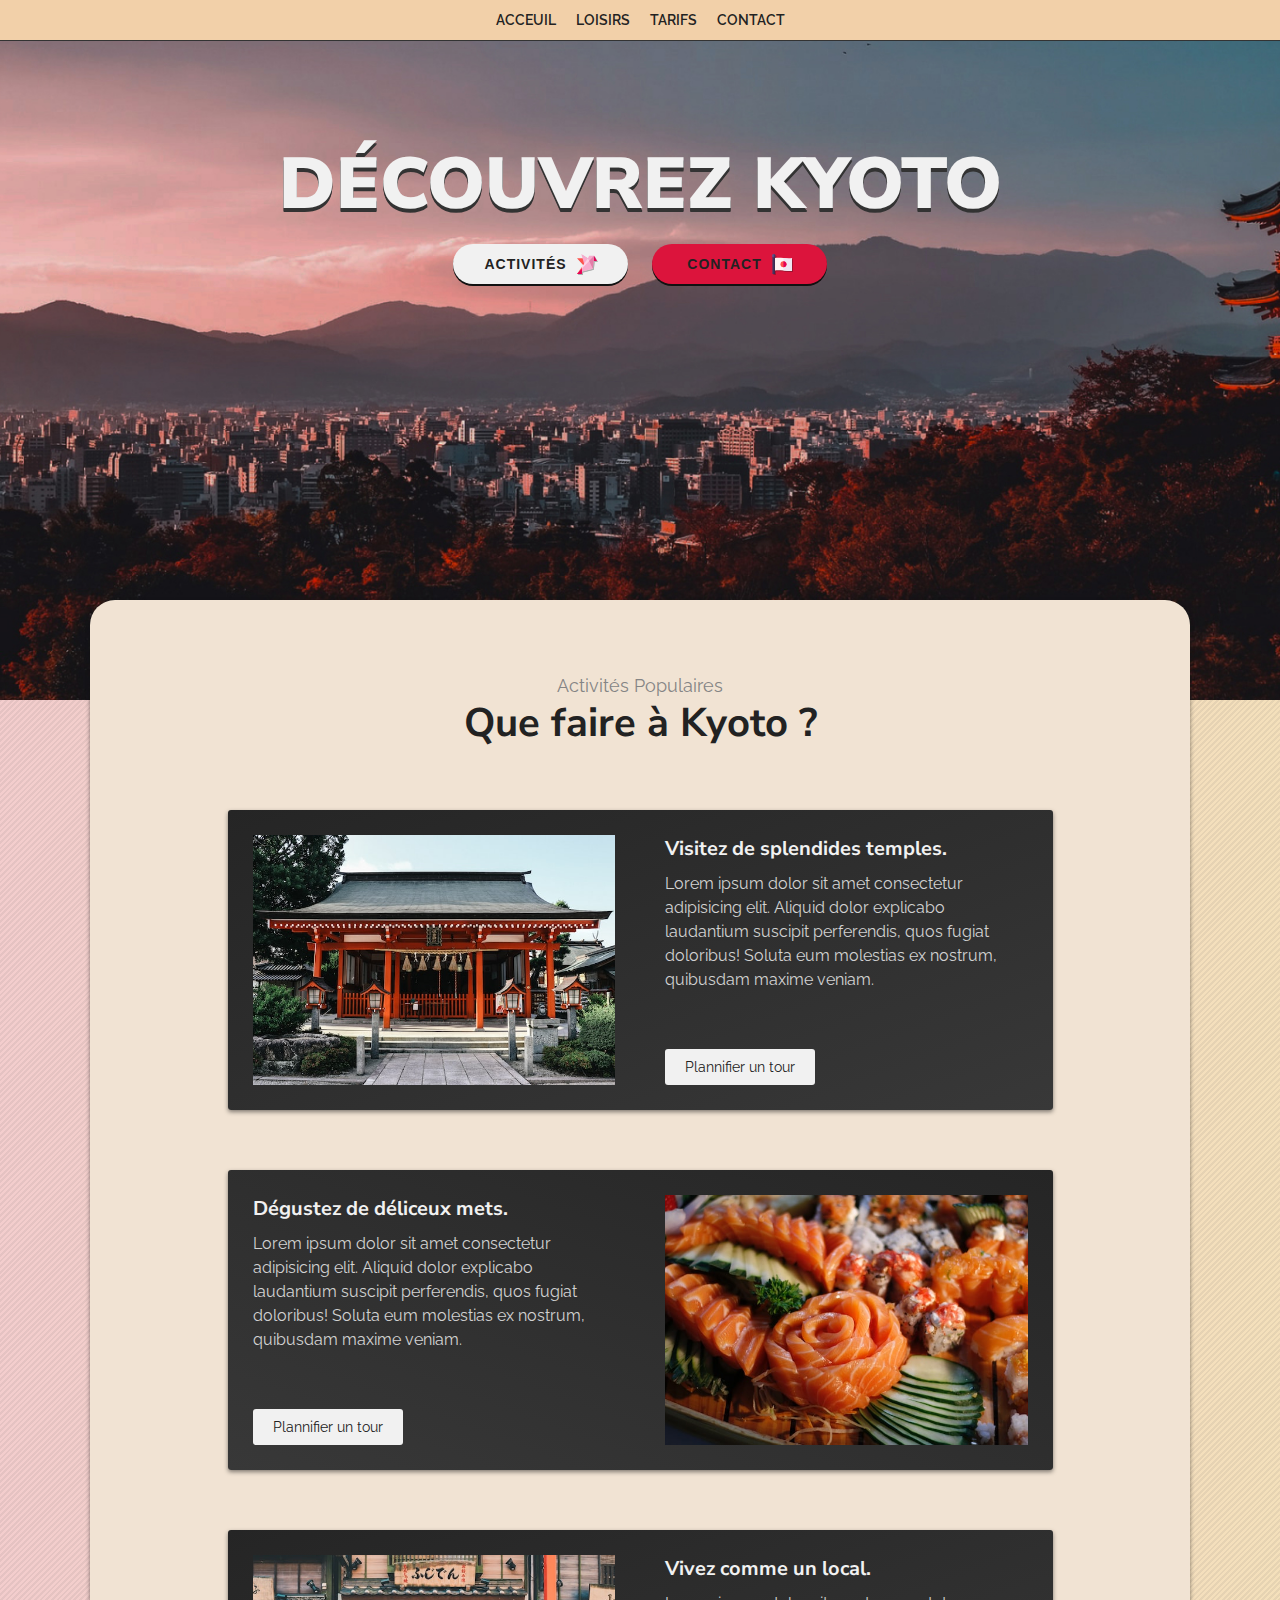
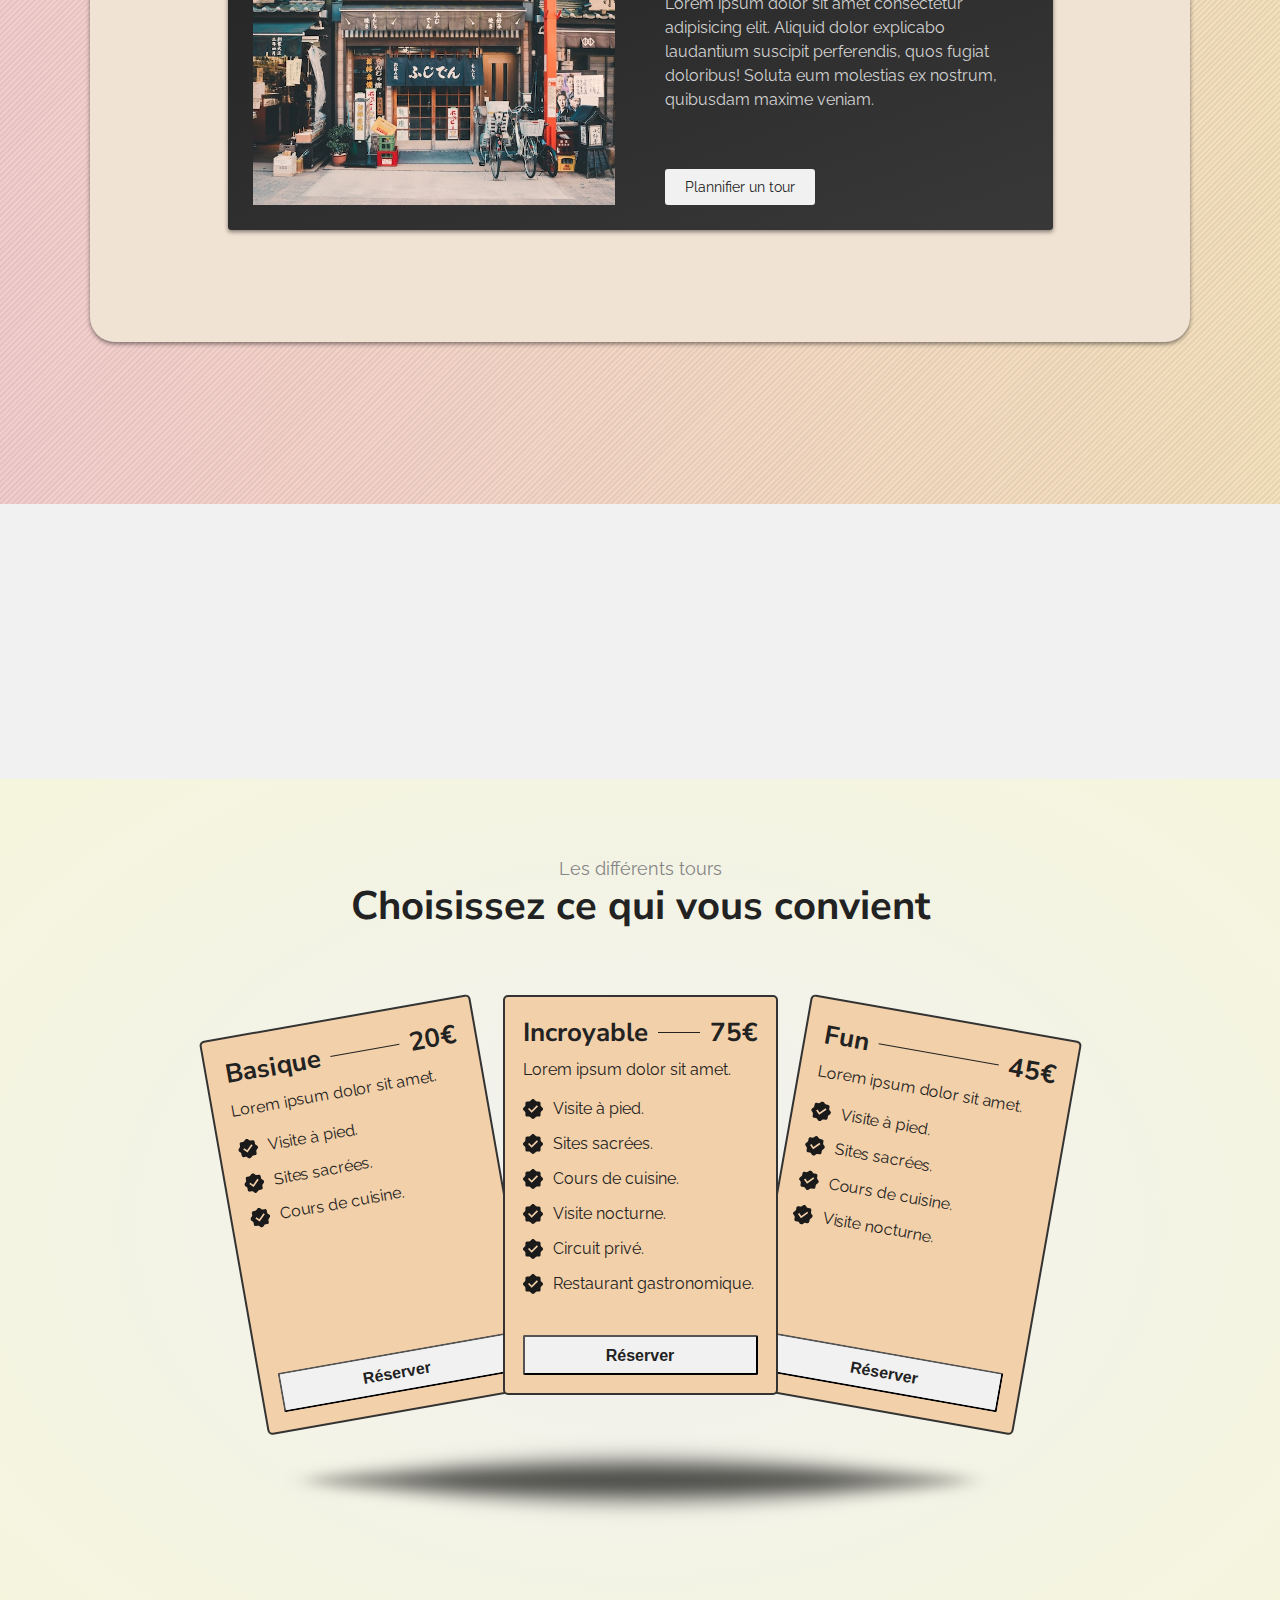
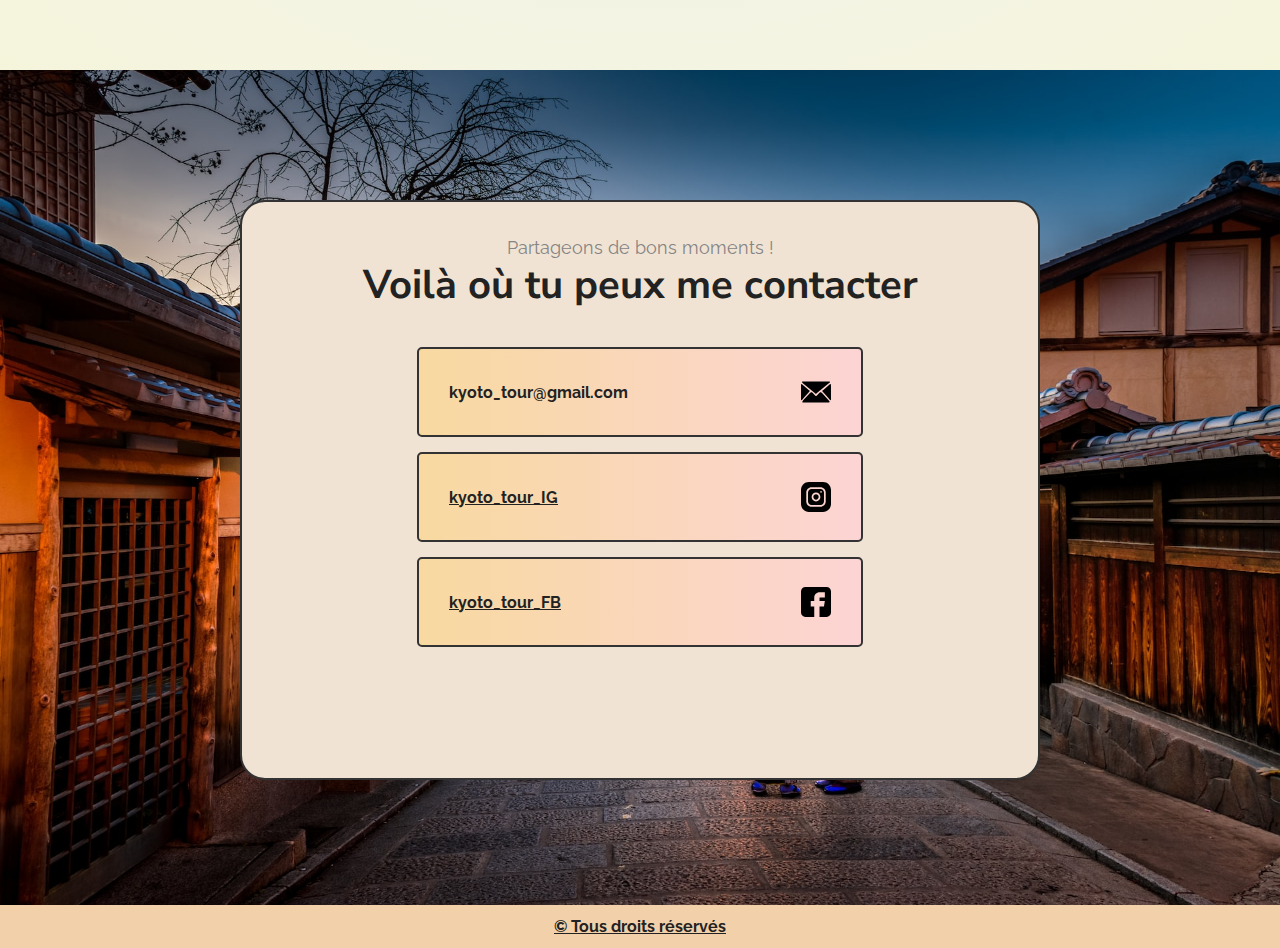
<file: index.html>
<!DOCTYPE html>
<html lang="en">
<head>
    <meta charset="UTF-8" />
    <meta name="viewport" content="width=device-width, initial-scale=1.0" />
    <title>Guide Kyoto</title>
    <meta name="description" content="Visitez Kyoto de la meilleure des façons, avec un guide ! Choisissez parmi les différents tours proposés pour vivre la meilleure expérience possible">
    <link rel="stylesheet" href="style.css" />
    <link rel="preconnect" href="https://fonts.googleapis.com">
    <link rel="preconnect" href="https://fonts.gstatic.com" crossorigin>
    <link href="https://fonts.googleapis.com/css2?family=Nunito+Sans:wght@200;300;400;600;700;800;900&family=Raleway:wght@100;200;300;400;500;600;700;800;900&display=swap" rel="stylesheet">
    <link rel="icon" type="image/x-icon" href="./ressources/icons-pack/046-kimono.svg">
</head>
<body>

  <header id="acceuil">
    <nav>
      <a href="#acceuil">ACCEUIL</a>
      <a href="#loisirs">LOISIRS</a>
      <a href="#tarifs">TARIFS</a>
      <a href="#contact">CONTACT</a>
    </nav>
  </header>
    <div class="hero-section">
        <h1 class="main-heading">Découvrez Kyoto</h1>
        <button class="hero-btn hero-btn-1" id=>
            <a href="#loisirs">Activités</a>
            <img src="ressources/icons-pack/016-origami.svg" alt="">
        </button>
        <button class="hero-btn hero-btn-2">
            <a href="#contact">Contact</a>
            <img src="ressources/icons-pack/049-japan.svg" alt="">
    </div>
    <main>
        <section class="activities-section" id="loisirs">
        
            <div class="negativ-container container">
    
            <p class="surtitle">Activités Populaires</p>
            <h2 class="heading-2">Que faire à Kyoto ?</h2>
    
            <div class="activity-container activity-1">
              <img src="ressources/temple-activity.jpg" alt="temples">
              <div class="activity-description">
                <h3 class="activity-heading">Visitez de splendides temples.</h3>
                <p>Lorem ipsum dolor sit amet consectetur adipisicing elit. Aliquid dolor explicabo laudantium suscipit perferendis, quos fugiat doloribus! Soluta eum molestias ex nostrum, quibusdam maxime veniam.</p>
    
                <a class="activity-link" href="#contact">Plannifier un tour</a>
              </div>
            </div>
    
            <div class="activity-container activity-2">
              <div class="activity-description">
                <h3 class="activity-heading">Dégustez de déliceux mets.</h3>
                <p>Lorem ipsum dolor sit amet consectetur adipisicing elit. Aliquid dolor explicabo laudantium suscipit perferendis, quos fugiat doloribus! Soluta eum molestias ex nostrum, quibusdam maxime veniam.</p>
                <a class="activity-link" href="#contact">Plannifier un tour</a>
              </div>
              <img src="ressources/asian-food.jpg" alt="nourriture asiatique">
            </div>
    
            <div class="activity-container activity-3">
              <img src="ressources/japan-life.jpg" alt="rue japonaise">
              <div class="activity-description">
                <h3 class="activity-heading">Vivez comme un local.</h3>
                <p>Lorem ipsum dolor sit amet consectetur adipisicing elit. Aliquid dolor explicabo laudantium suscipit perferendis, quos fugiat doloribus! Soluta eum molestias ex nostrum, quibusdam maxime veniam.</p>
                <a class="activity-link" href="#contact">Plannifier un tour</a>
              </div>
            </div>
          </div>
        </section>
          <section class="parallax">
            <p class="japanese-text">冒険に行く</p>
            <p class="parallax-text">Partez à l'aventure</p>
          </section>
          <section class="pricing" id="tarifs">

            <p class="surtitle">Les différents tours</p>
            <h2 class="heading-2">Choisissez ce qui vous convient</h2>
    
            <div class="pricing-cards-container">
    
              <div class="pricing-card c1">
                <h3>
                  <span class="plan-name">Basique</span>
                  <span class="plan-line"></span>
                  <span class="plan-price">20€</span></h3>
                <p class="card-subtitle">Lorem ipsum dolor sit amet.</p>
                <ul>
                  <li>
                    <img src="ressources/icons/checked-curly.svg" alt="">
                    <span>Visite à pied.</span>
                  </li>
                  <li>
                    <img src="ressources/icons/checked-curly.svg" alt="">
                    <span>Sites sacrées.</span>
                  </li>
                  <li>
                    <img src="ressources/icons/checked-curly.svg" alt="">
                    <span>Cours de cuisine.</span>
                  </li>
                </ul>
                <button>Réserver</button>
              </div>
    
    
            <div class="pricing-card c2">
              <h3>
                <span class="plan-name">Incroyable</span>
                <span class="plan-line"></span>
                <span class="plan-price">75€</span>
              </h3>
                <p class="card-subtitle">Lorem ipsum dolor sit amet.</p>
                <ul>
                  <li>
                    <img src="ressources/icons/checked-curly.svg" alt="">
                    <span>Visite à pied.</span>
                  </li>
                  <li>
                    <img src="ressources/icons/checked-curly.svg" alt="">
                    <span>Sites sacrées.</span>
                  </li>
                  <li>
                    <img src="ressources/icons/checked-curly.svg" alt="">
                    <span>Cours de cuisine.</span>
                  </li>
                  <li>
                    <img src="ressources/icons/checked-curly.svg" alt="">
                    <span>Visite nocturne.</span>
                  </li>
                  <li>
                    <img src="ressources/icons/checked-curly.svg" alt="">
                    <span>Circuit privé.</span>
                  </li>
                  <li>
                    <img src="ressources/icons/checked-curly.svg" alt="">
                    <span>Restaurant gastronomique.</span>
                  </li>
                </ul>
                <button>Réserver</button>
              </div>
    
              <div class="pricing-card c3">
                <h3>            
                  <span class="plan-name">Fun</span>
                  <span class="plan-line"></span>
                  <span class="plan-price">45€</span>
                </h3>
                <p class="card-subtitle">Lorem ipsum dolor sit amet.</p>
                <ul>
                  <li>
                    <img src="ressources/icons/checked-curly.svg" alt="">
                    <span>Visite à pied.</span>
                  </li>
                  <li>
                    <img src="ressources/icons/checked-curly.svg" alt="">
                    <span>Sites sacrées.</span>
                  </li>
                  <li>
                    <img src="ressources/icons/checked-curly.svg" alt="">
                    <span>Cours de cuisine.</span>
                  </li>
                  <li>
                    <img src="ressources/icons/checked-curly.svg" alt="">
                    <span>Visite nocturne.</span>
                  </li>
                </ul>
                <button>Réserver</button>
              </div>
            </div>
            <img src="ressources/shadow.png" alt="" class="shadow">
          </section>
          <section class="contact" id="contact">

            <div class="rounded-contact">
    
              <p class="surtitle">Partageons de bons moments !</p>
              <h2 class="heading-2">Voilà où tu peux me contacter</h2>
    
              <ul class="contact-list">
                <li>
                  <span>kyoto_tour@gmail.com</span>
                  <img src="ressources/icons/email-envelope.svg" alt="email">
                </li>
                <li>
                  <a target="blank" href="https://instagram.com">kyoto_tour_IG</a>
                  <img src="ressources/icons/instagram.svg" alt="email">
                </li>
                <li>
                  <a target="blank" href="https://facebook.com">kyoto_tour_FB</a>
                  <img src="ressources/icons/facebook.svg" alt="email">
                </li>
              </ul>
            </div>
          </section>
          
    </main>
    <footer>
      <a href="#">&copy; Tous droits réservés</a>
    </footer>

   
</body>
</html>
</file>
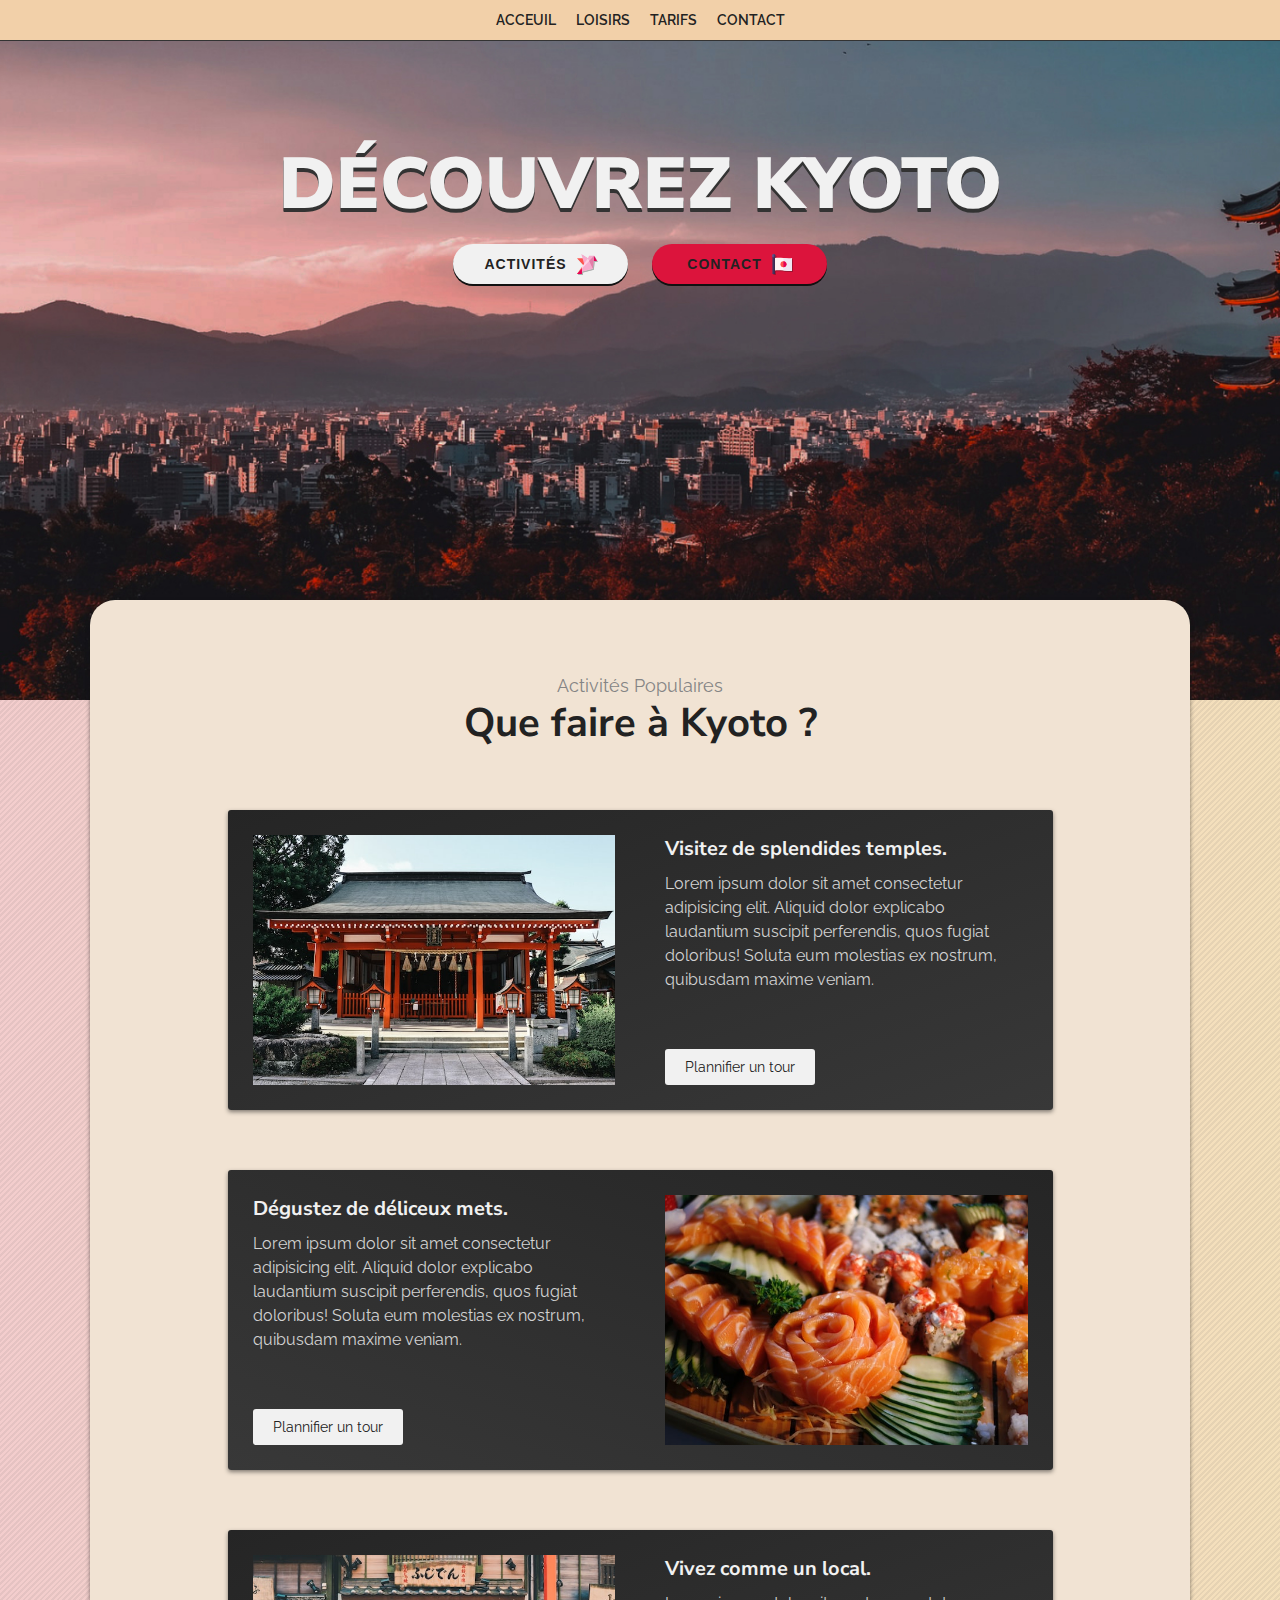
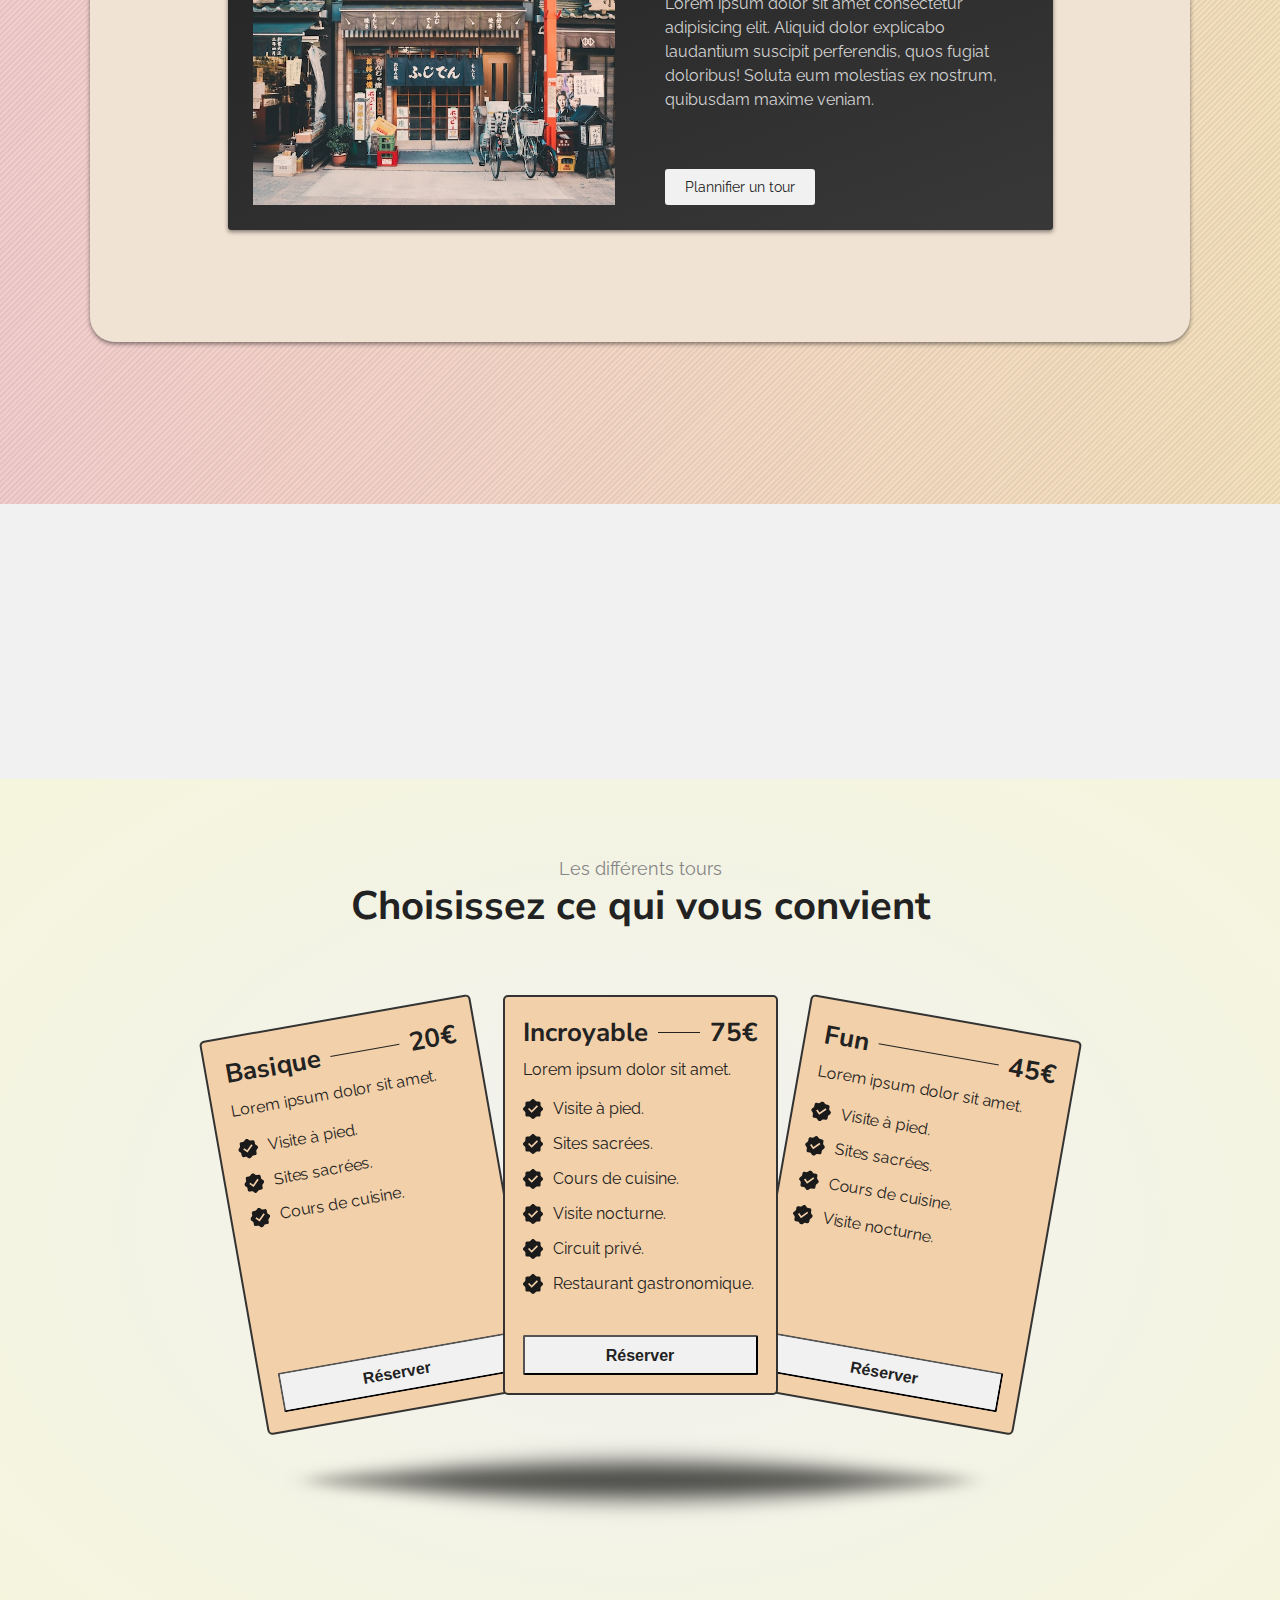
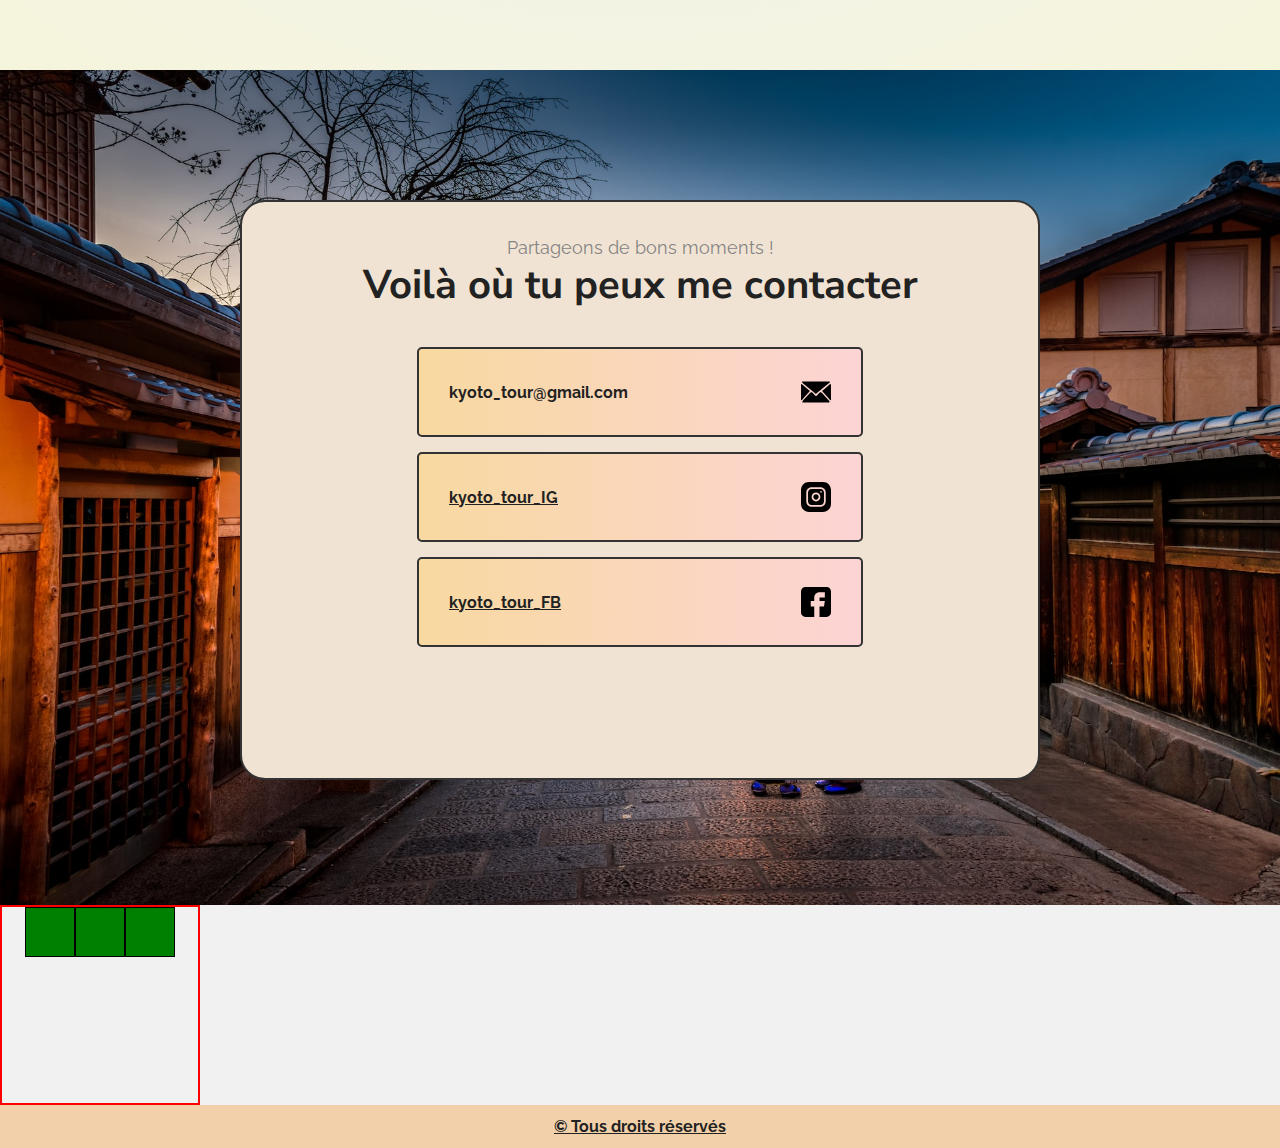
<file: 10-Projet-Final/index.html>
<!DOCTYPE html>
<html lang="en">
<head>
    <meta charset="UTF-8" />
    <meta name="viewport" content="width=device-width, initial-scale=1.0" />
    <title>Guide Kyoto</title>
    <meta name="description" content="Visitez Kyoto de la meilleure des façons, avec un guide ! Choisissez parmi les différents tours proposés pour vivre la meilleure expérience possible">
    <link rel="stylesheet" href="style.css" />
    <link rel="preconnect" href="https://fonts.googleapis.com">
    <link rel="preconnect" href="https://fonts.gstatic.com" crossorigin>
    <link href="https://fonts.googleapis.com/css2?family=Nunito+Sans:wght@200;300;400;600;700;800;900&family=Raleway:wght@100;200;300;400;500;600;700;800;900&display=swap" rel="stylesheet">
    <link rel="icon" type="image/x-icon" href="./ressources/icons-pack/046-kimono.svg">
</head>
<body>

  <header id="acceuil">
    <nav>
      <a href="#acceuil">ACCEUIL</a>
      <a href="#loisirs">LOISIRS</a>
      <a href="#tarifs">TARIFS</a>
      <a href="#contact">CONTACT</a>
    </nav>
  </header>
    <div class="hero-section">
        <h1 class="main-heading">Découvrez Kyoto</h1>
        <button class="hero-btn hero-btn-1" id=>
            <a href="#loisirs">Activités</a>
            <img src="ressources/icons-pack/016-origami.svg" alt="">
        </button>
        <button class="hero-btn hero-btn-2">
            <a href="#contact">Contact</a>
            <img src="ressources/icons-pack/049-japan.svg" alt="">
    </div>
    <main>
        <section class="activities-section" id="loisirs">
        
            <div class="negativ-container container">
    
            <p class="surtitle">Activités Populaires</p>
            <h2 class="heading-2">Que faire à Kyoto ?</h2>
    
            <div class="activity-container activity-1">
              <img src="ressources/temple-activity.jpg" alt="temples">
              <div class="activity-description">
                <h3 class="activity-heading">Visitez de splendides temples.</h3>
                <p>Lorem ipsum dolor sit amet consectetur adipisicing elit. Aliquid dolor explicabo laudantium suscipit perferendis, quos fugiat doloribus! Soluta eum molestias ex nostrum, quibusdam maxime veniam.</p>
    
                <a class="activity-link" href="#contact">Plannifier un tour</a>
              </div>
            </div>
    
            <div class="activity-container activity-2">
              <div class="activity-description">
                <h3 class="activity-heading">Dégustez de déliceux mets.</h3>
                <p>Lorem ipsum dolor sit amet consectetur adipisicing elit. Aliquid dolor explicabo laudantium suscipit perferendis, quos fugiat doloribus! Soluta eum molestias ex nostrum, quibusdam maxime veniam.</p>
                <a class="activity-link" href="#contact">Plannifier un tour</a>
              </div>
              <img src="ressources/asian-food.jpg" alt="nourriture asiatique">
            </div>
    
            <div class="activity-container activity-3">
              <img src="ressources/japan-life.jpg" alt="rue japonaise">
              <div class="activity-description">
                <h3 class="activity-heading">Vivez comme un local.</h3>
                <p>Lorem ipsum dolor sit amet consectetur adipisicing elit. Aliquid dolor explicabo laudantium suscipit perferendis, quos fugiat doloribus! Soluta eum molestias ex nostrum, quibusdam maxime veniam.</p>
                <a class="activity-link" href="#contact">Plannifier un tour</a>
              </div>
            </div>
          </div>
        </section>
          <section class="parallax">
            <p class="japanese-text">冒険に行く</p>
            <p class="parallax-text">Partez à l'aventure</p>
          </section>
          <section class="pricing" id="tarifs">

            <p class="surtitle">Les différents tours</p>
            <h2 class="heading-2">Choisissez ce qui vous convient</h2>
    
            <div class="pricing-cards-container">
    
              <div class="pricing-card c1">
                <h3>
                  <span class="plan-name">Basique</span>
                  <span class="plan-line"></span>
                  <span class="plan-price">20€</span></h3>
                <p class="card-subtitle">Lorem ipsum dolor sit amet.</p>
                <ul>
                  <li>
                    <img src="ressources/icons/checked-curly.svg" alt="">
                    <span>Visite à pied.</span>
                  </li>
                  <li>
                    <img src="ressources/icons/checked-curly.svg" alt="">
                    <span>Sites sacrées.</span>
                  </li>
                  <li>
                    <img src="ressources/icons/checked-curly.svg" alt="">
                    <span>Cours de cuisine.</span>
                  </li>
                </ul>
                <button>Réserver</button>
              </div>
    
    
            <div class="pricing-card c2">
              <h3>
                <span class="plan-name">Incroyable</span>
                <span class="plan-line"></span>
                <span class="plan-price">75€</span>
              </h3>
                <p class="card-subtitle">Lorem ipsum dolor sit amet.</p>
                <ul>
                  <li>
                    <img src="ressources/icons/checked-curly.svg" alt="">
                    <span>Visite à pied.</span>
                  </li>
                  <li>
                    <img src="ressources/icons/checked-curly.svg" alt="">
                    <span>Sites sacrées.</span>
                  </li>
                  <li>
                    <img src="ressources/icons/checked-curly.svg" alt="">
                    <span>Cours de cuisine.</span>
                  </li>
                  <li>
                    <img src="ressources/icons/checked-curly.svg" alt="">
                    <span>Visite nocturne.</span>
                  </li>
                  <li>
                    <img src="ressources/icons/checked-curly.svg" alt="">
                    <span>Circuit privé.</span>
                  </li>
                  <li>
                    <img src="ressources/icons/checked-curly.svg" alt="">
                    <span>Restaurant gastronomique.</span>
                  </li>
                </ul>
                <button>Réserver</button>
              </div>
    
              <div class="pricing-card c3">
                <h3>            
                  <span class="plan-name">Fun</span>
                  <span class="plan-line"></span>
                  <span class="plan-price">45€</span>
                </h3>
                <p class="card-subtitle">Lorem ipsum dolor sit amet.</p>
                <ul>
                  <li>
                    <img src="ressources/icons/checked-curly.svg" alt="">
                    <span>Visite à pied.</span>
                  </li>
                  <li>
                    <img src="ressources/icons/checked-curly.svg" alt="">
                    <span>Sites sacrées.</span>
                  </li>
                  <li>
                    <img src="ressources/icons/checked-curly.svg" alt="">
                    <span>Cours de cuisine.</span>
                  </li>
                  <li>
                    <img src="ressources/icons/checked-curly.svg" alt="">
                    <span>Visite nocturne.</span>
                  </li>
                </ul>
                <button>Réserver</button>
              </div>
            </div>
            <img src="ressources/shadow.png" alt="" class="shadow">
          </section>
          <section class="contact" id="contact">

            <div class="rounded-contact">
    
              <p class="surtitle">Partageons de bons moments !</p>
              <h2 class="heading-2">Voilà où tu peux me contacter</h2>
    
              <ul class="contact-list">
                <li>
                  <span>kyoto_tour@gmail.com</span>
                  <img src="ressources/icons/email-envelope.svg" alt="email">
                </li>
                <li>
                  <a target="blank" href="https://instagram.com">kyoto_tour_IG</a>
                  <img src="ressources/icons/instagram.svg" alt="email">
                </li>
                <li>
                  <a target="blank" href="https://facebook.com">kyoto_tour_FB</a>
                  <img src="ressources/icons/facebook.svg" alt="email">
                </li>
              </ul>
            </div>
          </section>
          <section>
<div class="box">
  <div class="element"></div>
  <div class="element"></div>
  <div class="element"></div>
</div>

          </section>
    </main>
    <footer>
      <a href="#">&copy; Tous droits réservés</a>
    </footer>

   
</body>
</html>
</file>
<file: style.css>
*,
::before,
::after {
  box-sizing: border-box;
  margin: 0;
  padding: 0;
}

:root {
  /* Colors */
  --light-orange: #f2d0a9ff;
  --almond: #f1e3d3ff;
  --crimson: #dc143cff;

  /* General */
  --dark-base: #222;
  --lighter-dark: #333;
  --gray: #858585;
  --light-gray: #d2d2d2;
  --light-white: #f1f1f1;

  /* Active */
  --active-almond: #feecd7;
  --active-light-white: #dedede;
  --active-crimson: #c51337;

  /* Fonts */
  --base-font: Raleway, sans-serif;
  --accent-font: Nunito sans, sans-serif;

  /* Font-size */

  --fs-12: 0.75rem;
  --fs-14: 0.875rem;
  --fs-16: 1rem;
  --fs-18: 1.125rem;
  --fs-20: 1.25rem;
  --fs-22: 1.375rem;
  --fs-24: 1.5rem;
  --fs-26: 1.625rem;
  --fs-40: 2.5rem;
  --fs-42: 2.625rem;
  --fs-64: 4rem;
  --fs-72: 4.5rem;

  /* shadows */
  --light-solid-shadow: 0 2px 0px #111111cc;
  --solid-shadow: 0 2px 0px #111;
  --shadow-sm: 0 2px 4px rgba(17, 17, 17, 0.502);
  --drop-shadow: 1px 1px 0px #1111114d;

  /* gradients */
  --striped-pinky: repeating-linear-gradient(
      135deg,
      rgba(106, 100, 100, 0.1) 0px,
      rgba(106, 100, 100, 0.1) 2px,
      transparent 2px,
      transparent 4px
    ),
    linear-gradient(to right, #f3cdcd, #f4e0bb);
  --light-orange-pinky: linear-gradient(to left, #fcd4d4, #f8d9a0);
  --dark-right : linear-gradient(to bottom right, #252525, #383838);
  --dark-left : linear-gradient(to bottom left, #252525, #383838);
  --radial-white-beige:  radial-gradient(#f1f1f1, #f5f5dc);


  /* borders */
  --light-dark-border: 1px solid var(--lighter-dark);
  --dark-thick-border: 2px solid var(--lighter-dark);
}

body {
  font-family: var(--base-font);
  color: var(--dark-base);
  background-color: var(--light-white);
}

button, input, a {
  color: var(--dark-base);
}

.container {
  max-width: 1100px;
  margin: 0 auto;
}

.main-heading {
  font-size: var(--fs-72);
  line-height: 1.1;
  font-weight: 900;
  text-transform: uppercase;
  color: var(--light-white);
  font-family: var(--accent-font);
  text-shadow: 0 3px 0px var(--lighter-dark),
  0 4px 0px var(--lighter-dark);
  margin-bottom: 20px;

}

@media (max-width:768px) {
  .main-heading {
    font-size: var(--fs-42);
  }
  
}
nav {
  position:fixed;
  width:100%;
  z-index: 10;
  background-color: var(--light-orange);
  padding: 12px 6px;
  display: flex;
  justify-content: center;
  border-bottom: var(--light-dark-border)

}

nav a {
  font-size: var(--fs-14);
  font-weight: 600;
  text-decoration: none;
  margin: 0 10px;
  color: var(var(--dark-base))
}

nav a:hover {
  text-decoration: underline;
  text-underline-offset: 3px;
}

/* Hero Section */

.hero-section {
  padding: 145px 10px 10px;
  min-height: 700px;
  background-image: url(./ressources/hero-background-semi-dark.jpg);
  background-size: cover;
  background-position: center;
  text-align: center;
}

.hero-btn {
  min-width: 175px;
  padding: 10px;
  border: none;
  box-shadow: var(--solid-shadow);
  border-radius: 999px;
  cursor: pointer;
  display:inline-flex;
  align-items: center;
  justify-content: center;
  margin: 0 10px
}
.hero-btn img {
  width:20px;
  margin-left: 10px;
  filter: drop-shadow(var(--drop-shadow))
}


.hero-btn a {
  text-transform: uppercase;
  font-size: var(--fs-14);
  font-weight: 600;
  letter-spacing: 1px;
  text-decoration: none;
}

.hero-btn-1 {
  background-color: var(--light-white);
  color:var(--lighter-dark)
}
.hero-btn-2 {
  background-color: var(--crimson);
  color: var(--light-white)
}
.hero-btn-1:hover {
  background-color: var(--active-almond);
}
.hero-btn-2:hover {
  background-color: var(--active-crimson);
}

@media (max-width: 768px) {
  .hero-section {
    min-height: 550px;
  }
  .hero-btn {
    min-width:135px;
    padding: 10px 12px; 
  }
  .hero-section span {
    font-size: var(--fs-12)
  }
  .hero-btn img {
    width:14px; 
    margin-left: 10px;
  }
}

@media (max-width: 600px) {
  .hero-section {
    padding-top: 100px;
    min-height:450px;
  }
}

.surtitle, .heading-2 {
  text-align: center;
}
.surtitle {
  color: var(--gray);
  font-size: var(--fs-18);
  padding-top: 35px;
}
.heading-2 {
  font-size: var(--fs-40);
  font-family: var(--accent-font);
}

/* Section activites  */

.activities-section {
  padding: 0 0 62px;
  background-image: var(--striped-pinky);
}

.negativ-container {
  transform: translateY(-100px);
  background-color: var(--almond);
  border-radius: 25px; 
  padding: 40px 25px 112px; 
  box-shadow: var(--shadow-sm);
  position: relative
}
.negativ-container .heading-2 {
  margin-bottom: 60px;
} 
.activity-container {
  max-width: 825px;
  margin: 0 auto;
  min-height: 300px;
  display: flex;
  border-radius: 3px;
  box-shadow: var(--shadow-sm);
  background-image: var(--dark-right);
}
.activity-container:not(.activity-3) {
  margin-bottom: 60px;
}
.activity-2 {
  background-image: var(--dark-left);
}
.activity-container img {
  width: 50%;
  padding: 25px; 
  object-fit: cover;
}

.activity-description {
  display: flex;
  flex-direction: column;
  padding: 25px;
  color: var(--light-white)
}

.activity-heading {
  font-family: var(--accent-font);
  font-size: var(--fs-20);
  margin-bottom: 10px;
}
.activity-description p {
  line-height: 1.5;
  margin-bottom: 20px;
  font-size: var(--fs-16);
  color: var(--light-gray)
}

.activity-link {
  margin-top: auto; 
  min-width: 150px;
  align-self: flex-start;
  text-decoration: none;
  text-align: center;
  padding: 10px 14px;
  border: none;
  border-radius: 3px;
  font-size: var(--fs-14);
  cursor: pointer;
  background-color: var(--light-white);
  color: var(--dark-base)
}
@media (max-width: 900px) {
  .activity-container {
    width: 100%
  }
}
@media (max-width: 768px) {
  .activities-section {
    padding: 0px;
  }
  .negativ-container .heading-2 {
    margin-bottom: 35px;
  }
  .negativ-container {
    padding: 30px 10px 90px; 
  }
  .activity-container {
    max-width: 500px;
    flex-wrap: wrap;
  }
  .activity-2 .activity-description {
    order: 2
  }
  .activity-container img {
    width: 100%;
    padding: 25px; 
  }
  .activity-description {
    padding: 0 25px 25px;
    width:100%
  }
}

.parallax {
  min-height: 275px; 
  background-image: url(ressources/parallax-large-flou.jpg);
  background-position: center;
  background-attachment: fixed;
  display: flex;
  justify-content: center;
  align-items: center;
  flex-direction: column;
  color:var(--light-white);
}

.japanese-text {
  font-size: var(--fs-64);
  line-height: 1.2;
}

.parallax-text {
  font-size: var(--fs-26);
}
@media (max-width: 600px) {
  .parallax {
    min-height: 200px;
  }
  .japanese-text {
    font-size: var(--fs-40);
  }
  .parallax-text {
    font-size: var(--fs-18);
  }
}

/* Cards */

.pricing-cards-container {
  display:flex;
  justify-content: center;
}
.pricing {
  background-image: var(--radial-white-beige);
  padding: 44px 10px 136px;
}
.pricing .heading-2 {
  margin-bottom: 62px;
}

.card-subtitle {
  margin-bottom: 20px;
}
.pricing-card {
  width: 275px;
  min-height: 400px;
  border: 2px solid var(--lighter-dark);
  background-color: var(--light-orange);
  border-radius: 5px;
  display: flex;
  flex-direction: column;
  padding: 18px;
  
}

.pricing-card img {
  width:20px;
  height:20px;
  margin-right: 10px;
}

.c2 {
  z-index: 2;
}
.c1 {
  z-index: 1;
  transform: rotate(-10deg) translateY(20px);;
}
.c3 {
  z-index: 1;
  transform: rotate(10deg) translateY(20px);
}

.pricing-card button {
  color: var(--dark-base);
  font-size: var(--fs-16);
  margin-top: auto; 
  line-height: 1.1;
  font-weight: bold;
  background-color: var(--light-white);;
  height:40px; 
  cursor: pointer;
  border-radius: 2px;
  padding: 10px
}
.pricing-card button:hover {
  color: var(--light-white); 
  background-color: var(--dark-base);
}

.shadow {
  display: flex;
  margin: 20px auto 0
}
.pricing-card h3 {
  margin-bottom: 10px; 
  font-family: var(--accent-font);
  font-size: var(--fs-26);
  display: flex;
  justify-content: space-between;
  align-items: center;
}
.plan-line {
  width: 100%;
  margin: 0 10px; 
  height: 1.5px;
  background-color: var(--dark-base);
}

.pricing-card li {
  margin-bottom: 15px;
  list-style: none;
  display: flex;
}

@media (max-width: 900px) {
  .pricing {
    padding-bottom: 60px;
  }
  .pricing .heading-2{
    margin-bottom: 40px;
  }
  .shadow {
    display:none;
  }
  .pricing-cards-container {
    display: flex;
    flex-direction: column;
  }
  .pricing-card h3 {
    font-size: var(--fs-22);
  }
  .plan-price {
    font-size: var(--fs-20);
  }
  .pricing-card {
    width: 100%;
    transform: none;
    margin-bottom: 20px;
    min-height: auto;
  }
  .pricing-cards-container .c2 {
    order: 3
  }
  .pricing-card button {
    padding: 8px;
  }
  .pricing .surtitle {
    font-size: smaller;
  }
  .card-subtitle {
    margin-bottom: 24px;
  }
}

/* Section Contact */

.contact {
  background-image: url(ressources/tradition-japan.jpg);
  background-size: cover;
  background-position: center;
  max-height: 835px;
  padding: 130px 10px;
}

.rounded-contact {
  margin: 0 auto;
  max-width:800px;
  height:580px;
  background-color: #F1E3D3;
  border: var(--dark-thick-border);
  border-radius: 25px;

}
.rounded-contact img {
  width: 30px;
}
.contact-list li {
  border: var(--dark-thick-border);
  display:flex;
  justify-content: space-between;
  align-items: center;
  max-width: 450px;
  height: 90px;
  padding: 30px;
  margin: 15px 175px;
  background: linear-gradient(to right, #F8D9A0, #FCD4D4);
  font-weight: bolder;
  border-radius: 5px;
} 
.rounded-contact .heading-2 {
  padding-bottom: 20px
}

@media (max-width: 900px) {
  .rounded-contact {
    max-width: 100%;
    padding: 22px;
  }
  .contact-list li {
    max-width: 100%;
    margin: 15px auto;
    }
    .rounded-contact .heading-2 {
      padding-bottom: 30px
    }
    .contact {
      min-height: 435px;
      padding: 40px 10px;
    }
}

.box {
  width: 200px;
  height: 200px;
  display:flex;
  border: 2px solid red;
  flex-direction: row;
  justify-content: center;

}

.element {
  width: 50px;
  height: 50px;
  background-color: green;
  border: 1px solid black;
}




/* footer */

footer {
  width:100%;
  z-index: 10;
  font-size: --fs-16;
  background-color: var(--light-orange);
  padding: 12px 6px;
  display: flex;
  justify-content: center;
  font-weight: bolder;;
}
</file>
<file: 10-Projet-Final/style.css>
*,
::before,
::after {
  box-sizing: border-box;
  margin: 0;
  padding: 0;
}

:root {
  /* Colors */
  --light-orange: #f2d0a9ff;
  --almond: #f1e3d3ff;
  --crimson: #dc143cff;

  /* General */
  --dark-base: #222;
  --lighter-dark: #333;
  --gray: #858585;
  --light-gray: #d2d2d2;
  --light-white: #f1f1f1;

  /* Active */
  --active-almond: #feecd7;
  --active-light-white: #dedede;
  --active-crimson: #c51337;

  /* Fonts */
  --base-font: Raleway, sans-serif;
  --accent-font: Nunito sans, sans-serif;

  /* Font-size */

  --fs-12: 0.75rem;
  --fs-14: 0.875rem;
  --fs-16: 1rem;
  --fs-18: 1.125rem;
  --fs-20: 1.25rem;
  --fs-22: 1.375rem;
  --fs-24: 1.5rem;
  --fs-26: 1.625rem;
  --fs-40: 2.5rem;
  --fs-42: 2.625rem;
  --fs-64: 4rem;
  --fs-72: 4.5rem;

  /* shadows */
  --light-solid-shadow: 0 2px 0px #111111cc;
  --solid-shadow: 0 2px 0px #111;
  --shadow-sm: 0 2px 4px rgba(17, 17, 17, 0.502);
  --drop-shadow: 1px 1px 0px #1111114d;

  /* gradients */
  --striped-pinky: repeating-linear-gradient(
      135deg,
      rgba(106, 100, 100, 0.1) 0px,
      rgba(106, 100, 100, 0.1) 2px,
      transparent 2px,
      transparent 4px
    ),
    linear-gradient(to right, #f3cdcd, #f4e0bb);
  --light-orange-pinky: linear-gradient(to left, #fcd4d4, #f8d9a0);
  --dark-right : linear-gradient(to bottom right, #252525, #383838);
  --dark-left : linear-gradient(to bottom left, #252525, #383838);
  --radial-white-beige:  radial-gradient(#f1f1f1, #f5f5dc);


  /* borders */
  --light-dark-border: 1px solid var(--lighter-dark);
  --dark-thick-border: 2px solid var(--lighter-dark);
}

body {
  font-family: var(--base-font);
  color: var(--dark-base);
  background-color: var(--light-white);
}

button, input, a {
  color: var(--dark-base);
}

.container {
  max-width: 1100px;
  margin: 0 auto;
}

.main-heading {
  font-size: var(--fs-72);
  line-height: 1.1;
  font-weight: 900;
  text-transform: uppercase;
  color: var(--light-white);
  font-family: var(--accent-font);
  text-shadow: 0 3px 0px var(--lighter-dark),
  0 4px 0px var(--lighter-dark);
  margin-bottom: 20px;

}

@media (max-width:768px) {
  .main-heading {
    font-size: var(--fs-42);
  }
  
}
nav {
  position:fixed;
  width:100%;
  z-index: 10;
  background-color: var(--light-orange);
  padding: 12px 6px;
  display: flex;
  justify-content: center;
  border-bottom: var(--light-dark-border)

}

nav a {
  font-size: var(--fs-14);
  font-weight: 600;
  text-decoration: none;
  margin: 0 10px;
  color: var(var(--dark-base))
}

nav a:hover {
  text-decoration: underline;
  text-underline-offset: 3px;
}

/* Hero Section */

.hero-section {
  padding: 145px 10px 10px;
  min-height: 700px;
  background-image: url(./ressources/hero-background-semi-dark.jpg);
  background-size: cover;
  background-position: center;
  text-align: center;
}

.hero-btn {
  min-width: 175px;
  padding: 10px;
  border: none;
  box-shadow: var(--solid-shadow);
  border-radius: 999px;
  cursor: pointer;
  display:inline-flex;
  align-items: center;
  justify-content: center;
  margin: 0 10px
}
.hero-btn img {
  width:20px;
  margin-left: 10px;
  filter: drop-shadow(var(--drop-shadow))
}


.hero-btn a {
  text-transform: uppercase;
  font-size: var(--fs-14);
  font-weight: 600;
  letter-spacing: 1px;
  text-decoration: none;
}

.hero-btn-1 {
  background-color: var(--light-white);
  color:var(--lighter-dark)
}
.hero-btn-2 {
  background-color: var(--crimson);
  color: var(--light-white)
}
.hero-btn-1:hover {
  background-color: var(--active-almond);
}
.hero-btn-2:hover {
  background-color: var(--active-crimson);
}

@media (max-width: 768px) {
  .hero-section {
    min-height: 550px;
  }
  .hero-btn {
    min-width:135px;
    padding: 10px 12px; 
  }
  .hero-section span {
    font-size: var(--fs-12)
  }
  .hero-btn img {
    width:14px; 
    margin-left: 10px;
  }
}

@media (max-width: 600px) {
  .hero-section {
    padding-top: 100px;
    min-height:450px;
  }
}

.surtitle, .heading-2 {
  text-align: center;
}
.surtitle {
  color: var(--gray);
  font-size: var(--fs-18);
  padding-top: 35px;
}
.heading-2 {
  font-size: var(--fs-40);
  font-family: var(--accent-font);
}

/* Section activites  */

.activities-section {
  padding: 0 0 62px;
  background-image: var(--striped-pinky);
}

.negativ-container {
  transform: translateY(-100px);
  background-color: var(--almond);
  border-radius: 25px; 
  padding: 40px 25px 112px; 
  box-shadow: var(--shadow-sm);
  position: relative
}
.negativ-container .heading-2 {
  margin-bottom: 60px;
} 
.activity-container {
  max-width: 825px;
  margin: 0 auto;
  min-height: 300px;
  display: flex;
  border-radius: 3px;
  box-shadow: var(--shadow-sm);
  background-image: var(--dark-right);
}
.activity-container:not(.activity-3) {
  margin-bottom: 60px;
}
.activity-2 {
  background-image: var(--dark-left);
}
.activity-container img {
  width: 50%;
  padding: 25px; 
  object-fit: cover;
}

.activity-description {
  display: flex;
  flex-direction: column;
  padding: 25px;
  color: var(--light-white)
}

.activity-heading {
  font-family: var(--accent-font);
  font-size: var(--fs-20);
  margin-bottom: 10px;
}
.activity-description p {
  line-height: 1.5;
  margin-bottom: 20px;
  font-size: var(--fs-16);
  color: var(--light-gray)
}

.activity-link {
  margin-top: auto; 
  min-width: 150px;
  align-self: flex-start;
  text-decoration: none;
  text-align: center;
  padding: 10px 14px;
  border: none;
  border-radius: 3px;
  font-size: var(--fs-14);
  cursor: pointer;
  background-color: var(--light-white);
  color: var(--dark-base)
}
@media (max-width: 900px) {
  .activity-container {
    width: 100%
  }
}
@media (max-width: 768px) {
  .activities-section {
    padding: 0px;
  }
  .negativ-container .heading-2 {
    margin-bottom: 35px;
  }
  .negativ-container {
    padding: 30px 10px 90px; 
  }
  .activity-container {
    max-width: 500px;
    flex-wrap: wrap;
  }
  .activity-2 .activity-description {
    order: 2
  }
  .activity-container img {
    width: 100%;
    padding: 25px; 
  }
  .activity-description {
    padding: 0 25px 25px;
    width:100%
  }
}

.parallax {
  min-height: 275px; 
  background-image: url(ressources/parallax-large-flou.jpg);
  background-position: center;
  background-attachment: fixed;
  display: flex;
  justify-content: center;
  align-items: center;
  flex-direction: column;
  color:var(--light-white);
}

.japanese-text {
  font-size: var(--fs-64);
  line-height: 1.2;
}

.parallax-text {
  font-size: var(--fs-26);
}
@media (max-width: 600px) {
  .parallax {
    min-height: 200px;
  }
  .japanese-text {
    font-size: var(--fs-40);
  }
  .parallax-text {
    font-size: var(--fs-18);
  }
}

/* Cards */

.pricing-cards-container {
  display:flex;
  justify-content: center;
}
.pricing {
  background-image: var(--radial-white-beige);
  padding: 44px 10px 136px;
}
.pricing .heading-2 {
  margin-bottom: 62px;
}

.card-subtitle {
  margin-bottom: 20px;
}
.pricing-card {
  width: 275px;
  min-height: 400px;
  border: 2px solid var(--lighter-dark);
  background-color: var(--light-orange);
  border-radius: 5px;
  display: flex;
  flex-direction: column;
  padding: 18px;
  
}

.pricing-card img {
  width:20px;
  height:20px;
  margin-right: 10px;
}

.c2 {
  z-index: 2;
}
.c1 {
  z-index: 1;
  transform: rotate(-10deg) translateY(20px);;
}
.c3 {
  z-index: 1;
  transform: rotate(10deg) translateY(20px);
}

.pricing-card button {
  color: var(--dark-base);
  font-size: var(--fs-16);
  margin-top: auto; 
  line-height: 1.1;
  font-weight: bold;
  background-color: var(--light-white);;
  height:40px; 
  cursor: pointer;
  border-radius: 2px;
  padding: 10px
}
.pricing-card button:hover {
  color: var(--light-white); 
  background-color: var(--dark-base);
}

.shadow {
  display: flex;
  margin: 20px auto 0
}
.pricing-card h3 {
  margin-bottom: 10px; 
  font-family: var(--accent-font);
  font-size: var(--fs-26);
  display: flex;
  justify-content: space-between;
  align-items: center;
}
.plan-line {
  width: 100%;
  margin: 0 10px; 
  height: 1.5px;
  background-color: var(--dark-base);
}

.pricing-card li {
  margin-bottom: 15px;
  list-style: none;
  display: flex;
}

@media (max-width: 900px) {
  .pricing {
    padding-bottom: 60px;
  }
  .pricing .heading-2{
    margin-bottom: 40px;
  }
  .shadow {
    display:none;
  }
  .pricing-cards-container {
    display: flex;
    flex-direction: column;
  }
  .pricing-card h3 {
    font-size: var(--fs-22);
  }
  .plan-price {
    font-size: var(--fs-20);
  }
  .pricing-card {
    width: 100%;
    transform: none;
    margin-bottom: 20px;
    min-height: auto;
  }
  .pricing-cards-container .c2 {
    order: 3
  }
  .pricing-card button {
    padding: 8px;
  }
  .pricing .surtitle {
    font-size: smaller;
  }
  .card-subtitle {
    margin-bottom: 24px;
  }
}

/* Section Contact */

.contact {
  background-image: url(ressources/tradition-japan.jpg);
  background-size: cover;
  background-position: center;
  max-height: 835px;
  padding: 130px 10px;
}

.rounded-contact {
  margin: 0 auto;
  max-width:800px;
  height:580px;
  background-color: #F1E3D3;
  border: var(--dark-thick-border);
  border-radius: 25px;

}
.rounded-contact img {
  width: 30px;
}
.contact-list li {
  border: var(--dark-thick-border);
  display:flex;
  justify-content: space-between;
  align-items: center;
  max-width: 450px;
  height: 90px;
  padding: 30px;
  margin: 15px 175px;
  background: linear-gradient(to right, #F8D9A0, #FCD4D4);
  font-weight: bolder;
  border-radius: 5px;
} 
.rounded-contact .heading-2 {
  padding-bottom: 20px
}

@media (max-width: 900px) {
  .rounded-contact {
    max-width: 100%;
    padding: 22px;
  }
  .contact-list li {
    max-width: 100%;
    margin: 15px auto;
    }
    .rounded-contact .heading-2 {
      padding-bottom: 30px
    }
    .contact {
      min-height: 435px;
      padding: 40px 10px;
    }
}

.box {
  width: 200px;
  height: 200px;
  display:flex;
  border: 2px solid red;
  flex-direction: row;
  justify-content: center;

}

.element {
  width: 50px;
  height: 50px;
  background-color: green;
  border: 1px solid black;
}




/* footer */

footer {
  width:100%;
  z-index: 10;
  font-size: --fs-16;
  background-color: var(--light-orange);
  padding: 12px 6px;
  display: flex;
  justify-content: center;
  font-weight: bolder;;
}
</file>
